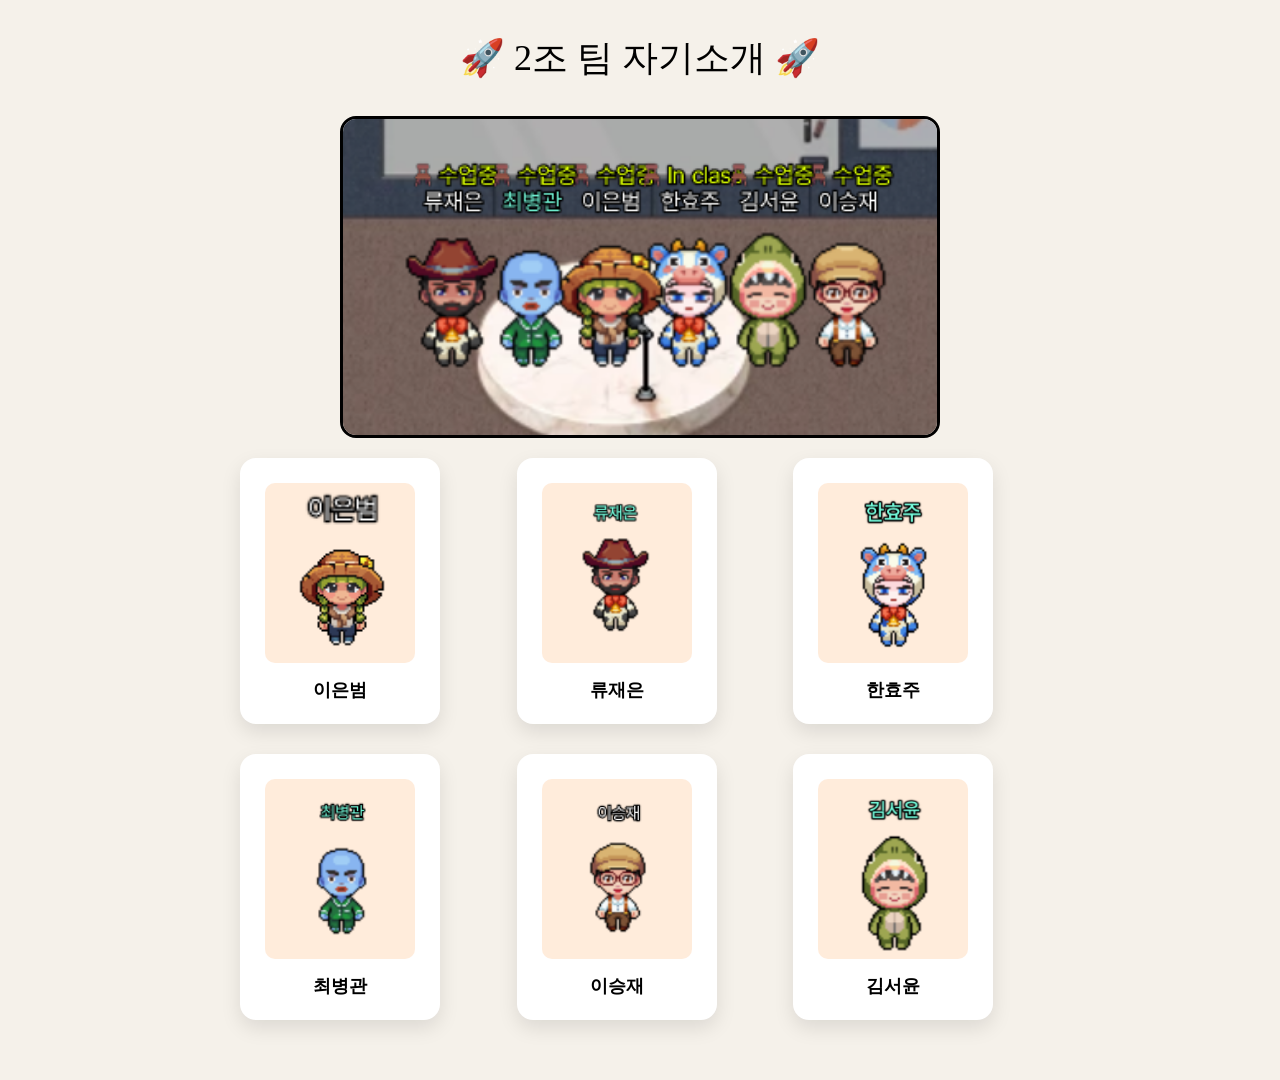
<file: index.html>
<!doctype html>
<html lang="ko">
  <head>
    <meta charset="UTF-8" />
    <title>2조 팀 자기소개</title>
    <link
      href="https://fonts.cdnfonts.com/css/helvetica-neue-55"
      rel="stylesheet"
    />
    <link rel="stylesheet" href="/src/style/reset.css" />
    <link rel="stylesheet" href="/src/style/style.css" />
  </head>

  <body>
    <h1>🚀 2조 팀 자기소개 🚀</h1>

    <img src="/src/images/team.png" alt="팀 이미지" class="team-image" />

    <div class="team">
      <a href="/sub-eunbum.html" class="card">
        <img src="/src/images/EB.png" alt="이은범" class="card-image" />
        <p>이은범</p>
      </a>

      <a href="/sub-jj.html" class="card">
        <img src="/src/images/JJ.png" alt="류재은" class="card-image" />
        <p>류재은</p>
      </a>

      <a href="/sub-hyoju.html" class="card">
        <img src="/src/images/HJ.png" alt="한효주" class="card-image" />
        <p>한효주</p>
      </a>

      <a href="/sub-byungkwan.html" class="card">
        <img src="/src/images/BK.png" alt="최병관" class="card-image" />
        <p>최병관</p>
      </a>

      <a href="/sub-seungjae.html" class="card">
        <img src="/src/images/SJ.png" alt="이승재" class="card-image" />
        <p>이승재</p>
      </a>

      <a href="/sub-seoyoon.html" class="card">
        <img src="/src/images/SY.png" alt="김서윤" class="card-image" />
        <p>김서윤</p>
      </a>
    </div>
  </body>
</html>
</file>
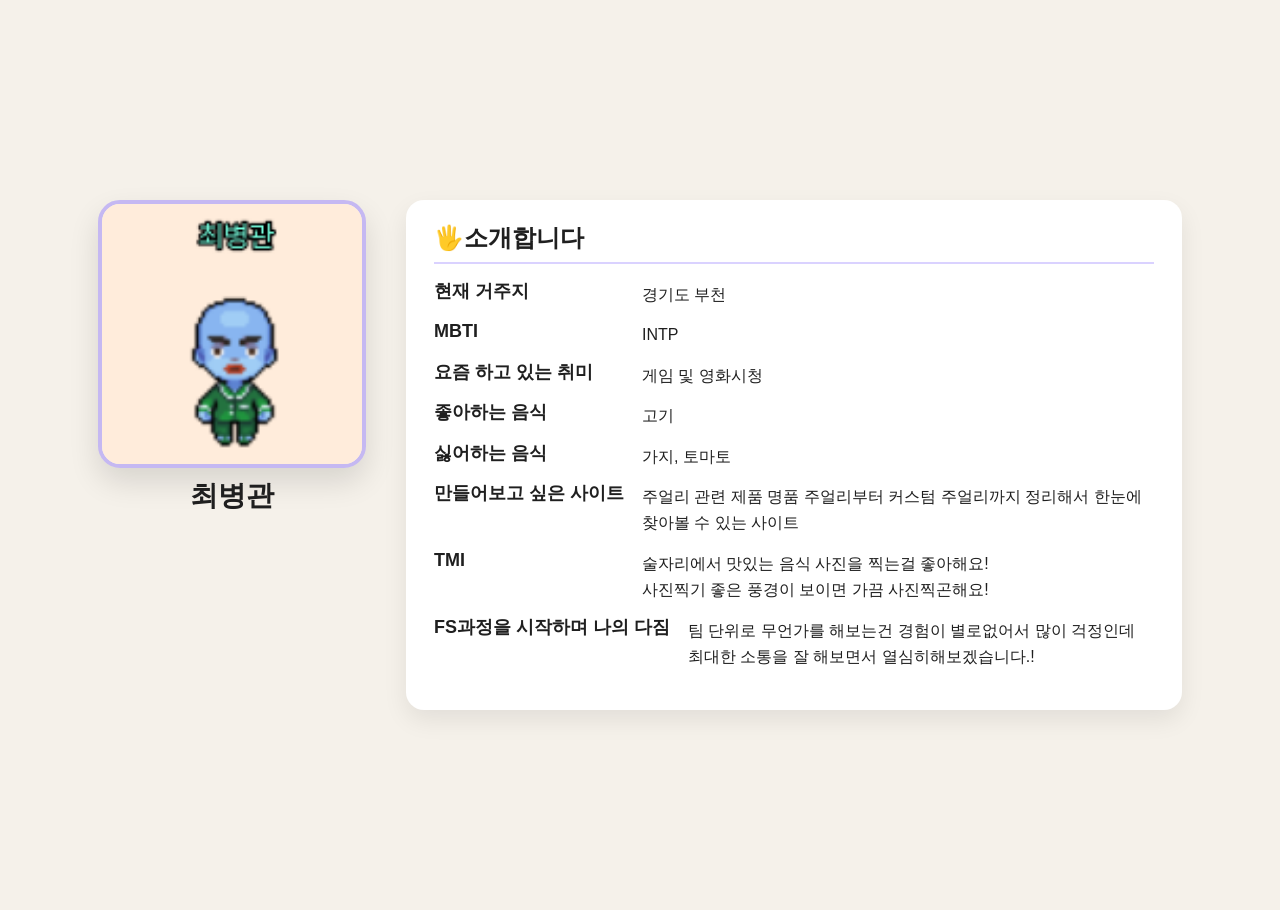
<file: sub-byungkwan.html>
<!doctype html>
<html lang="ko">

<head>
  <meta charset="UTF-8" />
  <meta name="viewport" content="width=device-width, initial-scale=1.0" />
  <title>최병관 소개 페이지</title>
  <link rel="stylesheet" href="/src/style/reset.css" />
  <link rel="stylesheet" href="/src/style/sub-page.css" />
  <link href="https://fonts.cdnfonts.com/css/helvetica-neue-55" rel="stylesheet">
</head>

<body>
  <div class="container">
    <div class="card">
      <img src="/src/images/BK.png" alt="프로필 사진" />
      <h1 class="name">최병관</h1>
    </div>

    <!-- 소개 -->

    <section class="section">
      <h2 class="title">🖐소개합니다</h2>

      <div class="info">
        <span class="info-label"> 현재 거주지 </span>
        <span class="info-value"> 경기도 부천 </span>
      </div>
      <div class="info">
        <span class="info-label"> MBTI </span>
        <span class="info-value"> INTP </span>
      </div>
      <div class="info">
        <span class="info-label"> 요즘 하고 있는 취미 </span>
        <span class="info-value"> 게임 및 영화시청 </span>
      </div>
      <div class="info">
        <span class="info-label"> 좋아하는 음식 </span>
        <span class="info-value"> 고기 </span>
      </div>
      <div class="info">
        <span class="info-label"> 싫어하는 음식 </span>
        <span class="info-value"> 가지, 토마토 </span>
      </div>
      <div class="info">
        <span class="info-label"> 만들어보고 싶은 사이트 </span>
        <span class="info-value"> 주얼리 관련 제품 명품 주얼리부터 커스텀 주얼리까지 정리해서 한눈에 찾아볼 수 있는 사이트 </span>
      </div>
      <div class="info">
        <span class="info-label"> TMI </span>
        <ul class="info-value">
          <li>술자리에서 맛있는 음식 사진을 찍는걸 좋아해요!</li>
          <li>사진찍기 좋은 풍경이 보이면 가끔 사진찍곤해요!</li>
        </ul>
      </div>
      <div class="info">
        <span class="info-label"> FS과정을 시작하며 나의 다짐 </span>
        <span class="info-value"> 팀 단위로 무언가를 해보는건 경험이 별로없어서 많이 걱정인데 최대한 소통을 잘 해보면서 열심히해보겠습니다.! </span>
      </div>
    </section>
  </div>
</body>

</html>
</file>
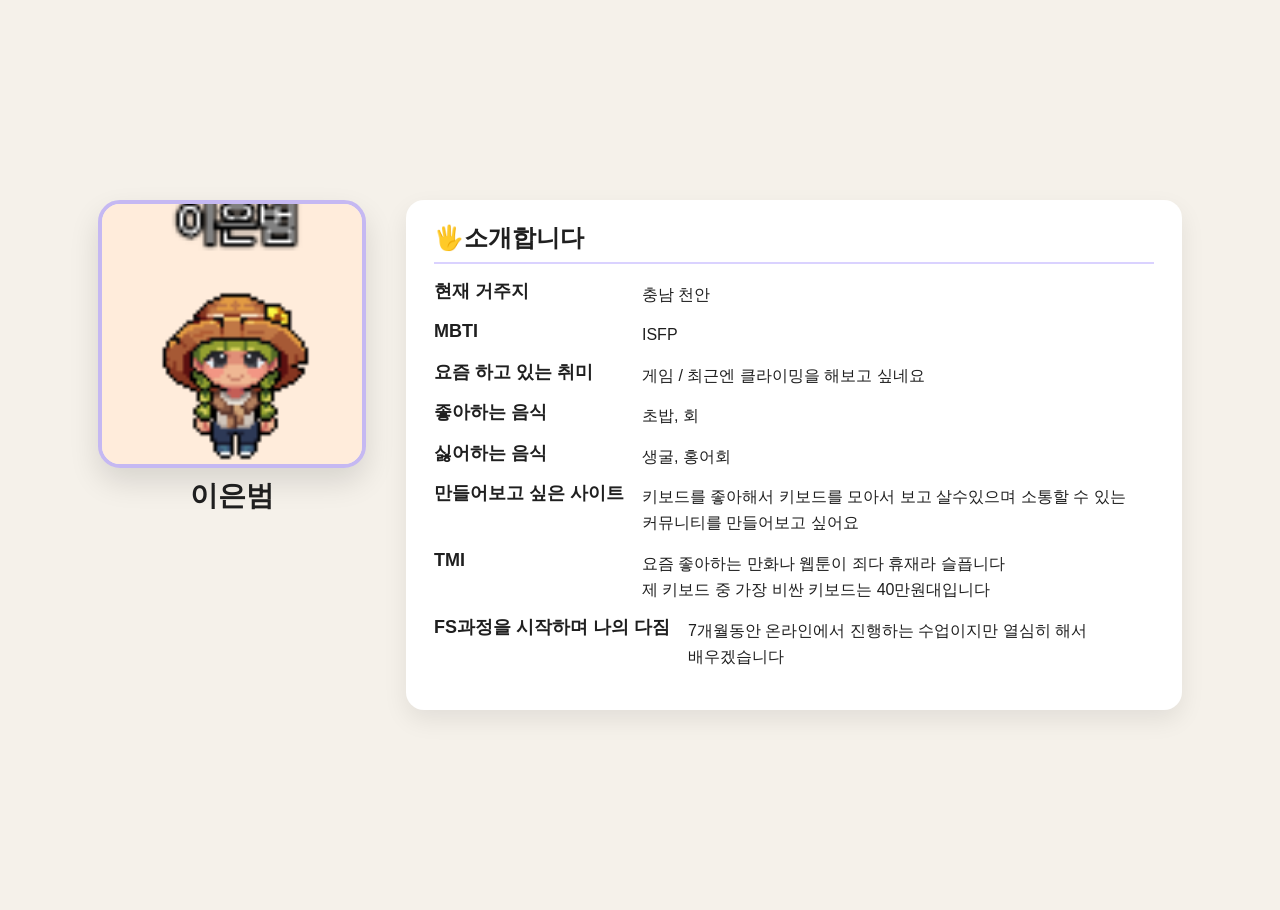
<file: sub-eunbum.html>
<!doctype html>
<html lang="ko">
  <head>
    <meta charset="UTF-8" />
    <meta name="viewport" content="width=device-width, initial-scale=1.0" />
    <title>이은범 소개 페이지</title>
    <link rel="stylesheet" href="/src/style/reset.css" />
    <link rel="stylesheet" href="/src/style/sub-page.css" />
    <link href="https://fonts.cdnfonts.com/css/helvetica-neue-55" rel="stylesheet">
  </head>
  <body>
    <div class="container">
      <div class="card">
        <img src="/src/images/EB.png" alt="프로필 사진" />
        <h1 class="name">이은범</h1>
      </div>
    
      <!-- 소개 -->
      <section class="section">
        <h2 class="title">🖐소개합니다</h2>
      
        <div class="info">
          <span class="info-label"> 현재 거주지 </span>
          <span class="info-value"> 충남 천안 </span>
        </div>
        <div class="info">
          <span class="info-label"> MBTI </span>
          <span class="info-value"> ISFP </span>
        </div>
        <div class="info">
          <span class="info-label"> 요즘 하고 있는 취미 </span>
          <span class="info-value"> 게임 / 최근엔 클라이밍을 해보고 싶네요 </span>
        </div>
        <div class="info">
          <span class="info-label"> 좋아하는 음식 </span>
          <span class="info-value"> 초밥, 회 </span>
        </div>
        <div class="info">
          <span class="info-label"> 싫어하는 음식 </span>
          <span class="info-value"> 생굴, 홍어회 </span>
        </div>
        <div class="info">
          <span class="info-label"> 만들어보고 싶은 사이트 </span>
          <span class="info-value"> 키보드를 좋아해서 키보드를 모아서 보고 살수있으며 소통할 수 있는 커뮤니티를 만들어보고 싶어요 </span>
        </div>
        <div class="info">
          <span class="info-label"> TMI </span>
          <ul class="info-value">
            <li>요즘 좋아하는 만화나 웹툰이 죄다 휴재라 슬픕니다</li>
            <li>제 키보드 중 가장 비싼 키보드는 40만원대입니다</li>
          </ul>
        </div>
        <div class="info">
          <span class="info-label"> FS과정을 시작하며 나의 다짐 </span>
          <span class="info-value"> 7개월동안 온라인에서 진행하는 수업이지만 열심히 해서 배우겠습니다 </span>
        </div>
      </section>
    </div>
  </body>
</html>
</file>
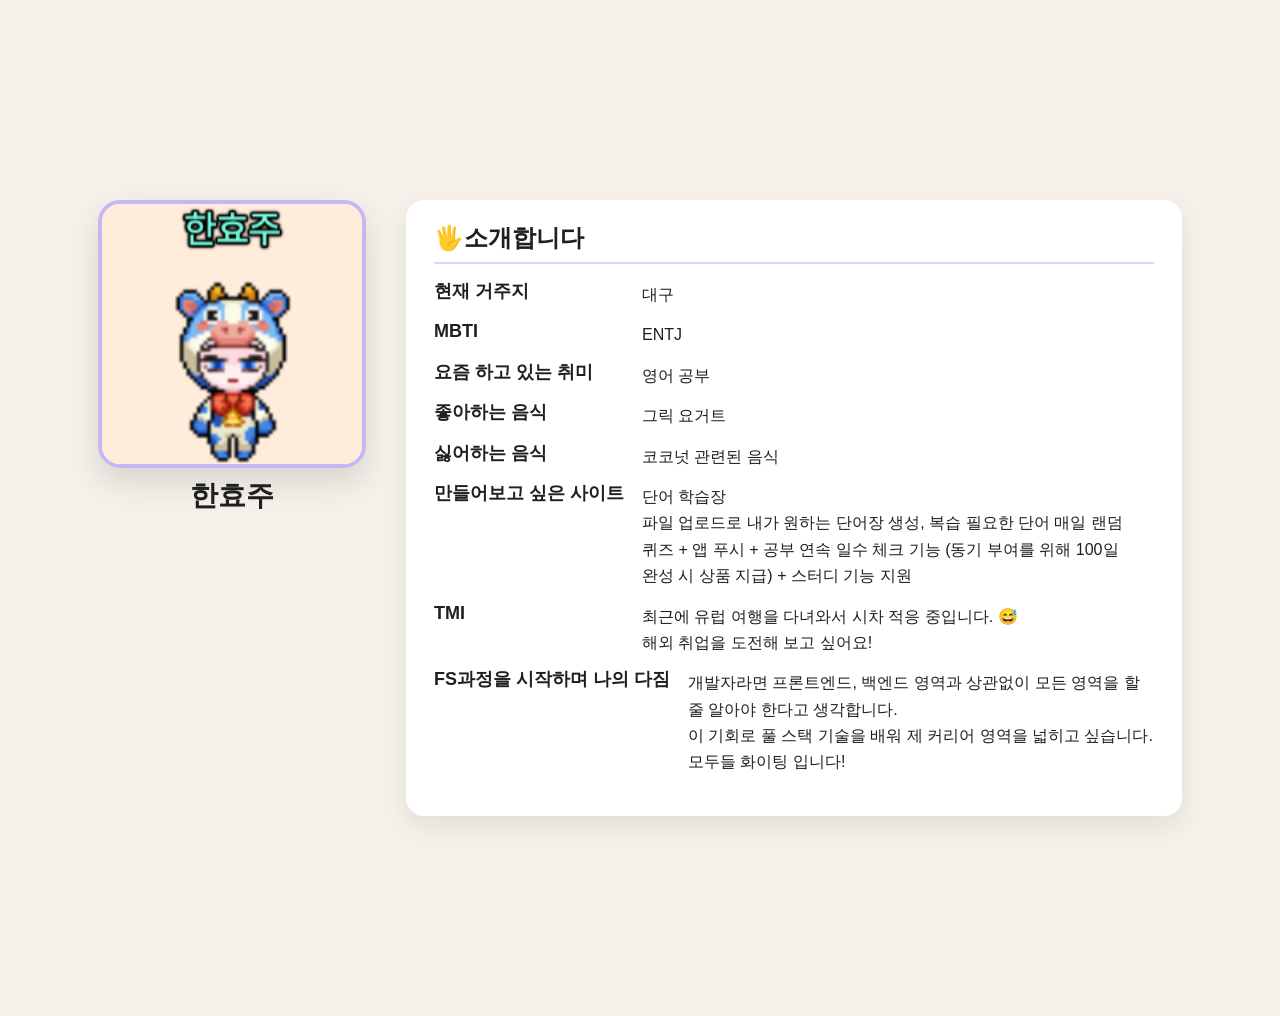
<file: sub-hyoju.html>
<!doctype html>
<html lang="ko">

<head>
  <meta charset="UTF-8" />
  <meta name="viewport" content="width=device-width, initial-scale=1.0" />
  <title>한효주 소개 페이지</title>
  <link rel="stylesheet" href="/src/style/reset.css" />
  <link rel="stylesheet" href="/src/style/sub-page.css" />
  <link href="https://fonts.cdnfonts.com/css/helvetica-neue-55" rel="stylesheet">
</head>

<body>
  <div class="container">
    <div class="card">
      <img src="/src/images/HJ.png" alt="프로필 사진" />
      <h1 class="name">한효주</h1>
    </div>

    <!-- 소개 -->

    <section class="section">
      <h2 class="title">🖐소개합니다</h2>

      <div class="info">
        <span class="info-label"> 현재 거주지 </span>
        <span class="info-value"> 대구 </span>
      </div>
      <div class="info">
        <span class="info-label"> MBTI </span>
        <span class="info-value"> ENTJ </span>
      </div>
      <div class="info">
        <span class="info-label"> 요즘 하고 있는 취미 </span>
        <span class="info-value"> 영어 공부 </span>
      </div>
      <div class="info">
        <span class="info-label"> 좋아하는 음식 </span>
        <span class="info-value"> 그릭 요거트 </span>
      </div>
      <div class="info">
        <span class="info-label"> 싫어하는 음식 </span>
        <span class="info-value"> 코코넛 관련된 음식 </span>
      </div>
      <div class="info">
        <span class="info-label"> 만들어보고 싶은 사이트 </span>
        <span class="info-value">
          단어 학습장<br />파일 업로드로 내가 원하는 단어장 생성, 복습 필요한 단어 매일 랜덤 퀴즈 + 앱 푸시 + 공부 연속 일수 체크 기능 (동기 부여를 위해 100일 완성 시 상품 지급) + 스터디 기능 지원
        </span>
      </div>
      <div class="info">
        <span class="info-label"> TMI </span>
        <ul class="info-value">
          <li>최근에 유럽 여행을 다녀와서 시차 적응 중입니다. 😅 </li>
          <li>해외 취업을 도전해 보고 싶어요!</li>
        </ul>
      </div>
      <div class="info">
        <span class="info-label"> FS과정을 시작하며 나의 다짐 </span>
        <span class="info-value"> 개발자라면 프론트엔드, 백엔드 영역과 상관없이 모든 영역을 할 줄 알아야 한다고 생각합니다.<br />이 기회로 풀 스택 기술을 배워 제 커리어 영역을 넓히고 싶습니다. 모두들 화이팅 입니다! </span>
      </div>
    </section>
  </div>
</body>

</html>
</file>
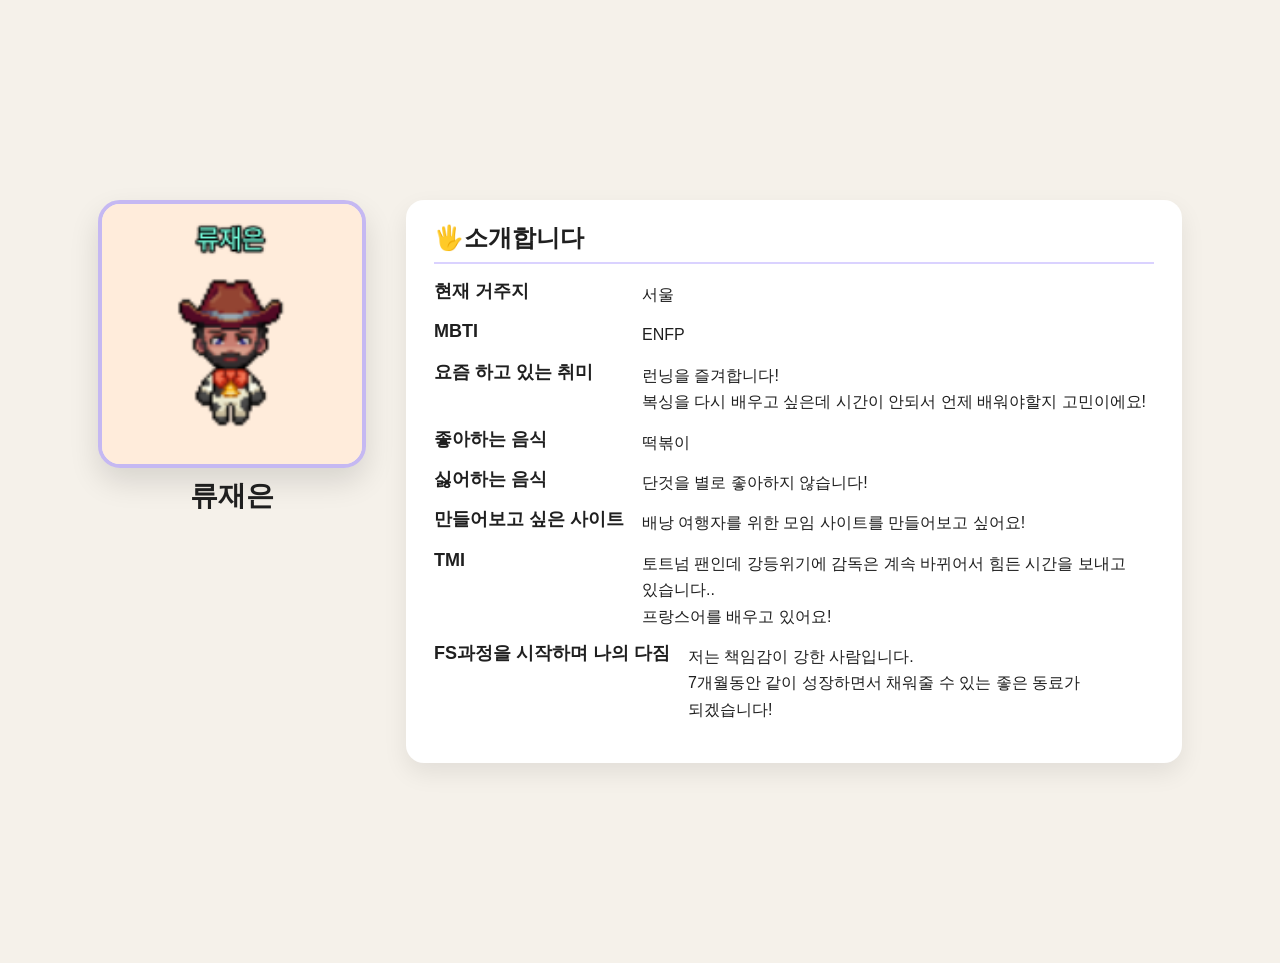
<file: sub-jj.html>
<!doctype html>
<html lang="ko">

  <head>
    <meta charset="UTF-8" />
    <meta name="viewport" content="width=device-width, initial-scale=1.0" />
    <title>류재은 소개 페이지</title>
    <link rel="stylesheet" href="/src/style/reset.css" />
    <link rel="stylesheet" href="/src/style/sub-page.css" />
    <link href="https://fonts.cdnfonts.com/css/helvetica-neue-55" rel="stylesheet">
  </head>
  <body>
    <div class="container">
      <div class="card">
        <img src="/src/images/JJ.png" alt="프로필 사진" />
        <h1 class="name">류재은</h1>
      </div>

      <section class="section">
        <h2 class="title">🖐소개합니다</h2>

        <div class="info">
          <span class="info-label"> 현재 거주지 </span>
          <span class="info-value"> 서울 </span>
        </div>
        <div class="info">
          <span class="info-label"> MBTI </span>
          <span class="info-value"> ENFP </span>
        </div>
        <div class="info">
          <span class="info-label"> 요즘 하고 있는 취미 </span>
          <span class="info-value"> 런닝을 즐겨합니다! 
          <br>복싱을 다시 배우고 싶은데 시간이 안되서 언제 배워야할지 고민이에요!</span>
        </div>
        <div class="info">
          <span class="info-label"> 좋아하는 음식 </span>
          <span class="info-value"> 떡볶이 </span>
        </div>
        <div class="info">
          <span class="info-label"> 싫어하는 음식 </span>
          <span class="info-value"> 단것을 별로 좋아하지 않습니다! </span>
        </div>
        <div class="info">
          <span class="info-label"> 만들어보고 싶은 사이트 </span>
          <span class="info-value"> 배낭 여행자를 위한 모임 사이트를 만들어보고 싶어요!</span>
        </div>
        <div class="info">
          <span class="info-label"> TMI </span>
          <ul class="info-value">
            <li>토트넘 팬인데 강등위기에 감독은 계속 바뀌어서 힘든 시간을 보내고 있습니다..</li>
            <li>프랑스어를 배우고 있어요!</li>
          </ul>
        </div>
        <div class="info">
          <span class="info-label"> FS과정을 시작하며 나의 다짐 </span>
          <span class="info-value"> 저는 책임감이 강한 사람입니다.
          <br>7개월동안 같이 성장하면서 채워줄 수 있는 좋은 동료가 되겠습니다!</span>
        </div>
    </section>
    </div>
  </body>
</html>
</file>
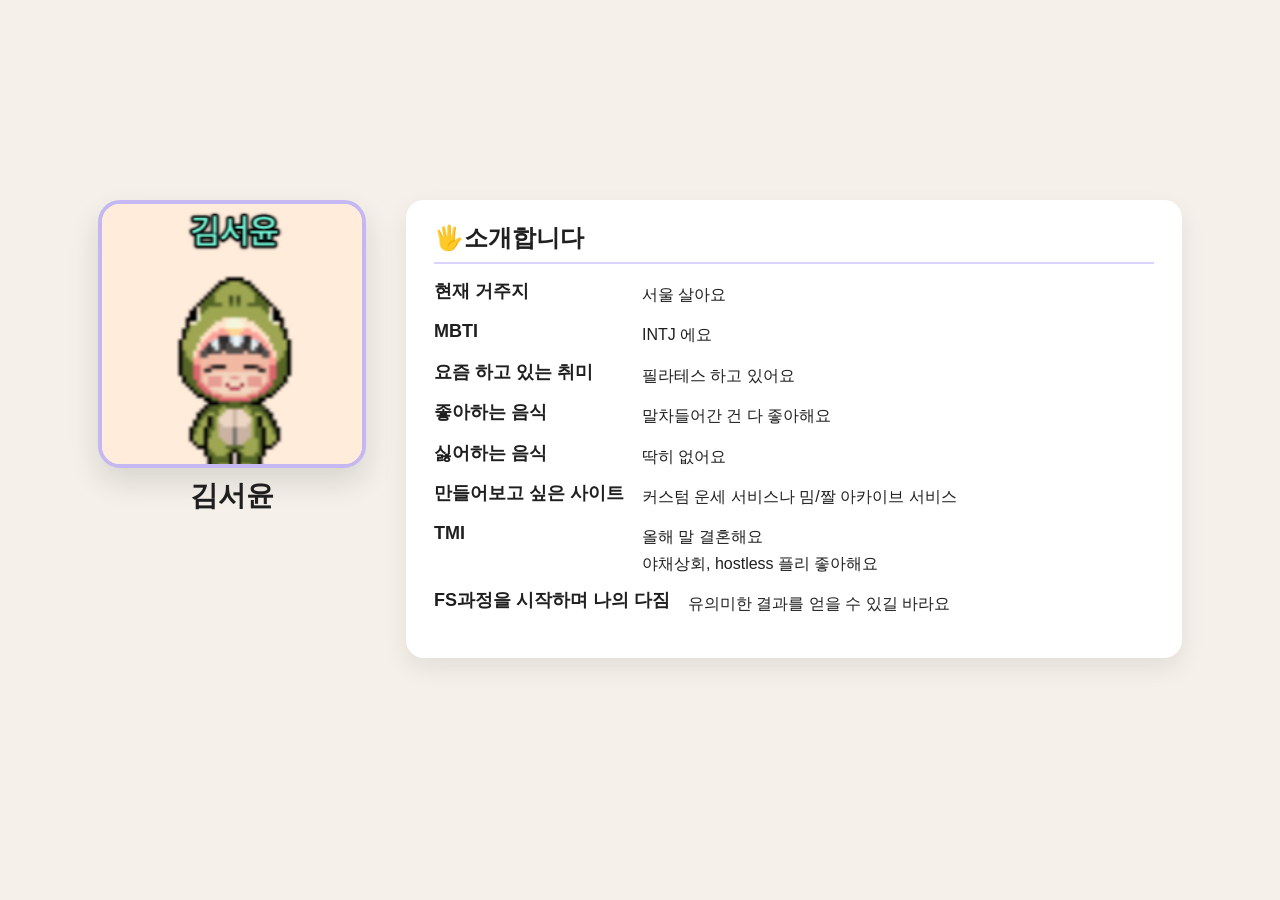
<file: sub-seoyoon.html>
<!doctype html>
<html lang="ko">

  <head>
    <meta charset="UTF-8" />
    <meta name="viewport" content="width=device-width, initial-scale=1.0" />
    <title>김서윤 소개 페이지</title>
    <link rel="stylesheet" href="/src/style/reset.css" />
    <link rel="stylesheet" href="/src/style/sub-page.css" />
    <link href="https://fonts.cdnfonts.com/css/helvetica-neue-55" rel="stylesheet">
  </head>

  <body>
    <div class="container">
      <div class="card">
        <img src="src/images/SY.png" alt="프로필 사진" />
        <h1 class="name">김서윤</h1>
      </div>

      <!-- 소개 -->

      <section class="section">
        <h2 class="title">🖐소개합니다</h2>

        <div class="info">
          <span class="info-label"> 현재 거주지 </span>
          <span class="info-value"> 서울 살아요 </span>
        </div>
        <div class="info">
          <span class="info-label"> MBTI </span>
          <span class="info-value"> INTJ 에요 </span>
        </div>
        <div class="info">
          <span class="info-label"> 요즘 하고 있는 취미 </span>
          <span class="info-value"> 필라테스 하고 있어요</span>
        </div>
        <div class="info">
          <span class="info-label"> 좋아하는 음식 </span>
          <span class="info-value"> 말차들어간 건 다 좋아해요 </span>
        </div>
        <div class="info">
          <span class="info-label"> 싫어하는 음식 </span>
          <span class="info-value"> 딱히 없어요 </span>
        </div>
        <div class="info">
          <span class="info-label"> 만들어보고 싶은 사이트 </span>
          <span class="info-value">
            커스텀 운세 서비스나 밈/짤 아카이브 서비스
          </span>
        </div>
        <div class="info">
          <span class="info-label"> TMI </span>
          <ul class="info-value">
            <li>올해 말 결혼해요</li>
            <li>야채상회, hostless 플리 좋아해요</li>
          </ul>
        </div>
        <div class="info">
          <span class="info-label"> FS과정을 시작하며 나의 다짐 </span>
          <span class="info-value"> 유의미한 결과를 얻을 수 있길 바라요 </span>
        </div>
      </section>
    </div>
  </body>

</html>
</file>
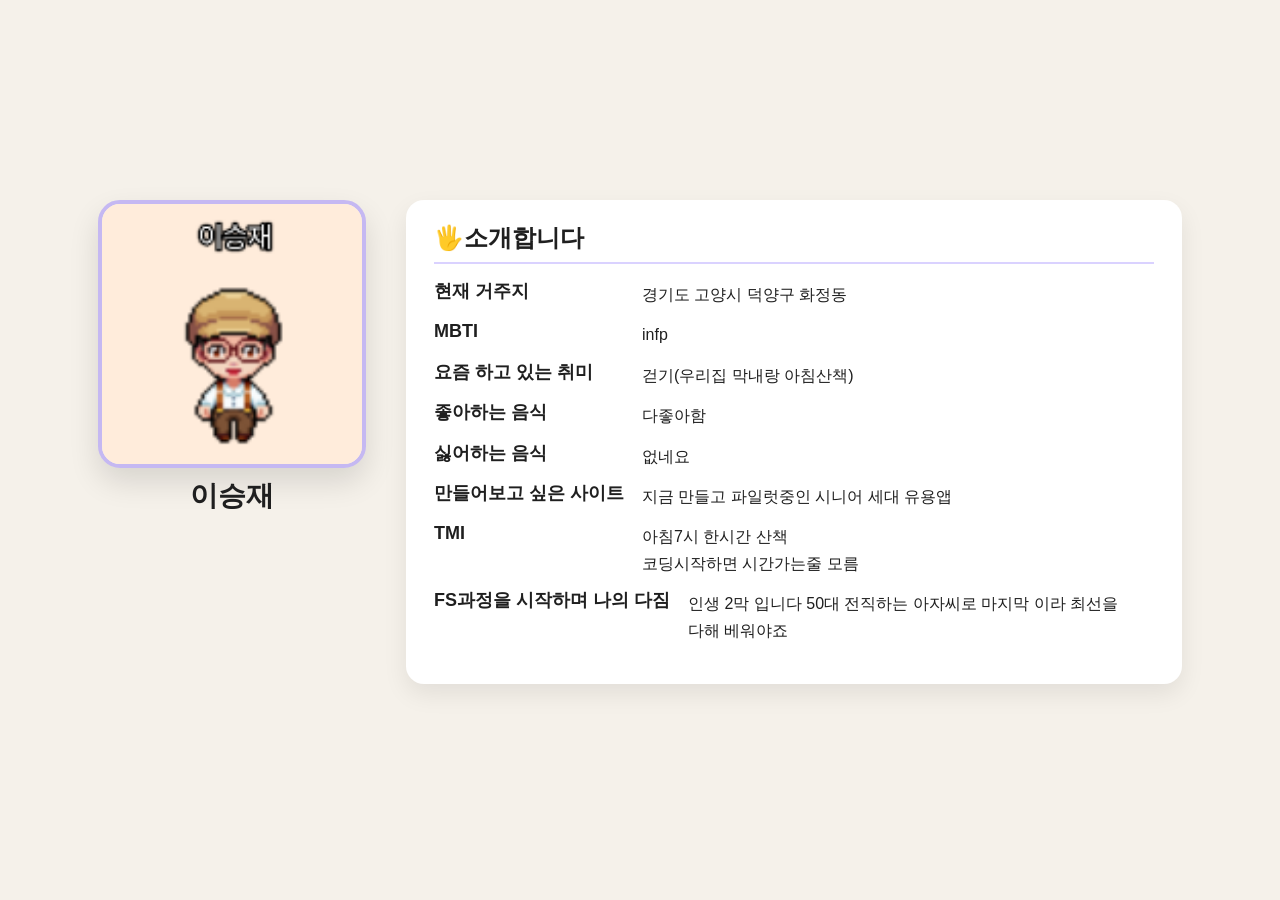
<file: sub-seungjae.html>
<!doctype html>
<html lang="ko">

  <head>
    <meta charset="UTF-8" />
    <meta name="viewport" content="width=device-width, initial-scale=1.0" />
    <title>이승재 소개 페이지</title>
    <link rel="stylesheet" href="/src/style/reset.css" />
    <link rel="stylesheet" href="/src/style/sub-page.css" />
    <link href="https://fonts.cdnfonts.com/css/helvetica-neue-55" rel="stylesheet">
  </head>
  <body>
    <div class="container">
      <div class="card">
        <img src="/src/images/SJ.png" alt="프로필 사진" />
        <h1 class="name">이승재</h1>
      </div>
      
      <!-- 소개 -->
      <section class="section">
        <h2 class="title">🖐소개합니다</h2>

        <div class="info">
          <span class="info-label"> 현재 거주지 </span>
          <span class="info-value"> 경기도 고양시 덕양구 화정동 </span>
        </div>
        <div class="info">
          <span class="info-label"> MBTI </span>
          <span class="info-value"> infp </span>
        </div>
        <div class="info">
          <span class="info-label"> 요즘 하고 있는 취미 </span>
          <span class="info-value"> 걷기(우리집 막내랑 아침산책) </span>
        </div>
        <div class="info">
          <span class="info-label"> 좋아하는 음식 </span>
          <span class="info-value"> 다좋아함 </span>
        </div>
        <div class="info">
          <span class="info-label"> 싫어하는 음식 </span>
          <span class="info-value"> 없네요 </span>
        </div>
        <div class="info">
          <span class="info-label"> 만들어보고 싶은 사이트 </span>
          <span class="info-value"> 지금 만들고 파일럿중인 시니어 세대 유용앱 </span>
        </div>
        <div class="info">
          <span class="info-label"> TMI </span>
          <ul class="info-value">
            <li>아침7시 한시간 산책</li>
            <li>코딩시작하면 시간가는줄 모름</li>
          </ul>
        </div>
        <div class="info">
          <span class="info-label"> FS과정을 시작하며 나의 다짐 </span>
          <span class="info-value"> 인생 2막 입니다 50대 전직하는 아자씨로 마지막 이라 최선을 다해 베워야죠 </span>
        </div>
        </section>
    </div>
  </body>
</html>
</file>
<file: src/style/style.css>
* {
  margin: 0;
  padding: 0;
  box-sizing: border-box;
}

body {
  background-color: #f5f1ea;
  padding: 40px 20px;
  text-align: center;
}

h1 {
  font-size: 36px;
  margin-bottom: 40px;
}

.team {
  display: grid;
  grid-template-columns: repeat(3, 1fr);
  gap: 30px;
  max-width: 800px;
  margin: 20px auto;
}

.team-image {
  width: 100%;
  max-width: 600px;
  margin: auto;
  display: block;
  border: 3px solid black;
  border-radius: 16px;
}

.card {
  width: 200px;
  padding: 25px 25px;
  border-radius: 16px;
  background-color: white;
  text-decoration: none;
  color: black;
  box-shadow: 0 8px 20px rgba(0, 0, 0, 0.1);
  font-family: "Helvetica Neue", sans-serif;
  transition: all 0.3s ease;
}

.card img {
  width: 100%;
  height: 180px;
  object-fit: cover;
  border-radius: 10px;
}

.card p {
  margin-top: 15px;
  font-size: 18px;
  font-weight: 600;
}

.card:hover {
  transform: translateY(-10px);
  box-shadow: 0 12px 25px rgba(0, 0, 0, 0.2);
}
</file>
<file: src/style/sub-page.css>
body {
  padding: 200px 0;
  font-family: "Helvetica Neue", sans-serif;
  background-color: #f5f1ea;
  color: #1f1f1f;
}

.container {
  display: flex;
  justify-content: center;
  align-items: flex-start;
  gap: 40px;
}

.section {
  width: 100%;
  max-width: 720px;
  padding: 26px 28px;
  background: #ffffff;
  border-radius: 18px;
  box-shadow: 0 10px 25px rgba(0, 0, 0, 0.08);
  text-align: left;
  font-family: "Helvetica Neue", sans-serif; /* 명시적으로 폰트 상속 보장 */
}

.card {
  display: flex;
  flex-direction: column;
  align-items: center;
  gap: 14px;
}
.name {
  margin-top: 0;
  font-size: 28px;
  font-weight: 700;
}
img {
  width: 260px;
  height: 260px;
  border-radius: 22px;
  object-fit: cover;
  border: 4px solid rgba(107, 78, 255, 0.35);
  box-shadow: 0 14px 30px rgba(0, 0, 0, 0.12);
}

.section {
  margin-left: 0;
}

.title {
  margin-bottom: 18px;
  font-size: 24px;
  font-weight: 700;
  padding-bottom: 12px;
  border-bottom: 2px solid rgba(107, 78, 255, 0.25);
}

.info {
  display: flex;
  gap: 18px;
  margin-bottom: 14px;
  align-items: flex-start;
}

.info-label {
  flex: 0 0 190px;
  font-size: 18px;
  font-weight: 700;
  white-space: nowrap;
}
.info-value {
  flex: 1;
  margin-left: 0;
  font-size: 16px;
  line-height: 1.65;
  word-break: keep-all;
}

.info-value ul {
  margin: 0;
  padding: 0;
}

.info-value ul li {
  position: relative;
  padding-left: 16px;
  margin-bottom: 8px;
}

.info-value ul li:last-child {
  margin-bottom: 0;
}

.info-value ul li::before {
  content: "";
  position: absolute;
  left: 0;
  top: 0.72em;
  width: 8px;
  height: 8px;
  border-radius: 50%;
  background: rgba(107, 78, 255, 0.95);
}
</file>
